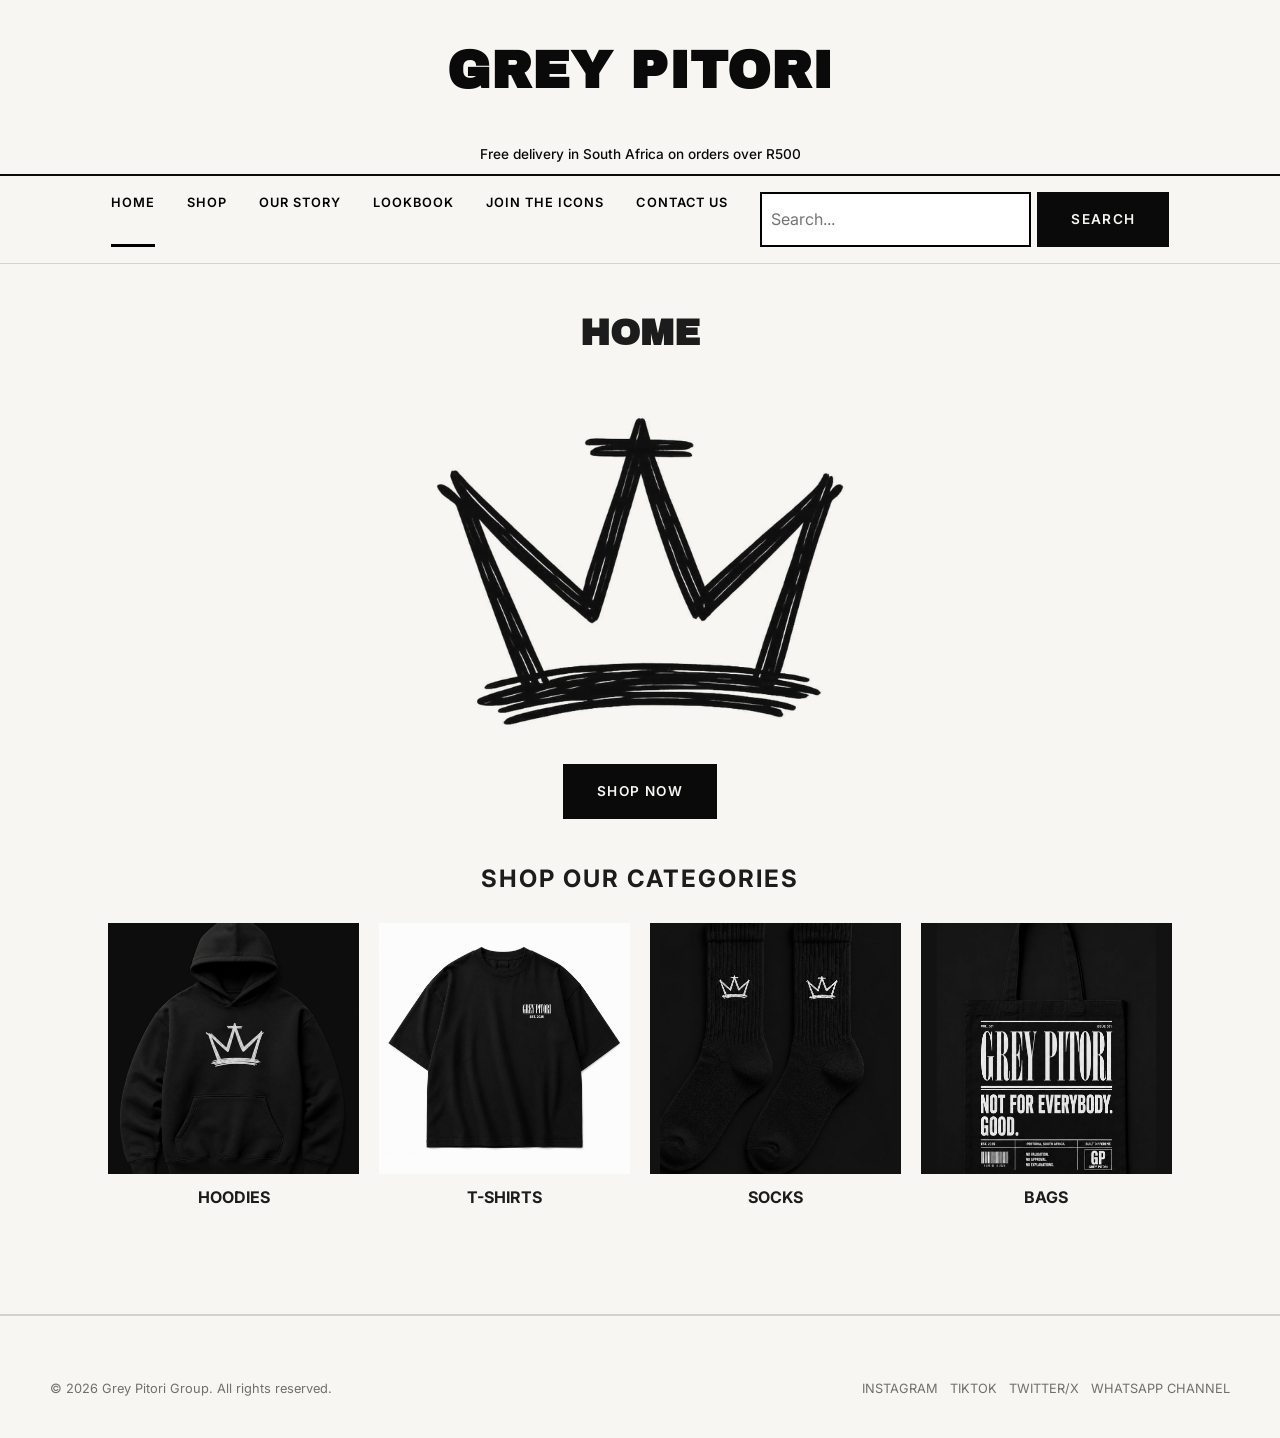
<file: index.html>
<!DOCTYPE html>
<html lang="en">
<head>
    <meta charset="UTF-8">
    <meta name="viewport" content="width=device-width, initial-scale=1.0">
    <title>Home | Grey Pitori | Streetwear Brand</title>
    <meta name="description" content="Grey Pitori is a South African streetwear brand that offers a range of stylish and trendy clothing for men and women.">
    <meta name="revisit" content="30 days">
    <link rel="preconnect" href="https://fonts.googleapis.com">
    <link rel="preconnect" href="https://fonts.gstatic.com" crossorigin>
    <link href="https://fonts.googleapis.com/css2?family=Archivo+Black&family=Inter:wght@400;500;600&display=swap" rel="stylesheet">
    <link rel="stylesheet" href="style.css">
    <script src="script.js" defer></script>
</head>
<body>

    <h1 class="masthead">GREY PITORI</h1>

    <div class="announce">Free delivery in South Africa on orders over R500</div>

    <header>
        <button class="menu-toggle" onclick="toggleMenu()">☰</button>
        <nav id="toplinks" class="site-nav" aria-label="Main navigation">
            <a href="index.html" class="active">Home</a>
            <a href="shop.html">Shop</a>
            <a href="our_story.html">Our Story</a>
            <a href="lookbook.html">Lookbook</a>
            <a href="join_the_icons.html">Join the Icons</a>
            <a href="contact_us.html">Contact us</a>
        </nav>
        <form class="site-search" action="shop.html" method="get" role="search">
          <label for="q" class="visually-hidden">Search products</label>
          <input type="search" id="q" name="q" placeholder="Search...">
          <button type="submit">Search</button>
        </form>
    </header>

    <hr>

    <main>
        <h1 class="page-title">HOME</h1>

        <div class="hero">
            <img src="images/crown-black.png" width="400" height="400" alt="Grey Pitori logo">
            <a href="shop.html" class="shop-btn">SHOP NOW</a>
        </div>
        <section class="categories">
         <h2>Shop our categories</h2>
          <div class="category-grid">
               <a href="shop.html" class="category-card">
                 <img src="images/hoodie-black.jpg" alt="Hoodies">
                 <span>Hoodies</span>
               </a>
               <a href="shop.html" class="category-card">
                 <img src="images/tee-black-front.jpg" alt="T-shirts">
                 <span>T-shirts</span>
               </a>
               <a href="shop.html" class="category-card">
                 <img src="images/socks-black.jpg" alt="Socks">
                 <span>Socks</span>
               </a>
               <a href="shop.html" class="category-card">
                 <img src="images/tote-black-front.jpg" alt="Bags">
                 <span>Bags</span>
               </a>
          </div>
        </section>
    </main>

    <hr>

    <footer class="site-footer">
        <div class="footer-bottom">
            <p>© 2026 Grey Pitori Group. All rights reserved.</p>
            <p>
                INSTAGRAM &nbsp;
                TIKTOK &nbsp;
                TWITTER/X &nbsp;
                WHATSAPP CHANNEL
            </p>
        </div>
    </footer>

</body>
</html>
</file>
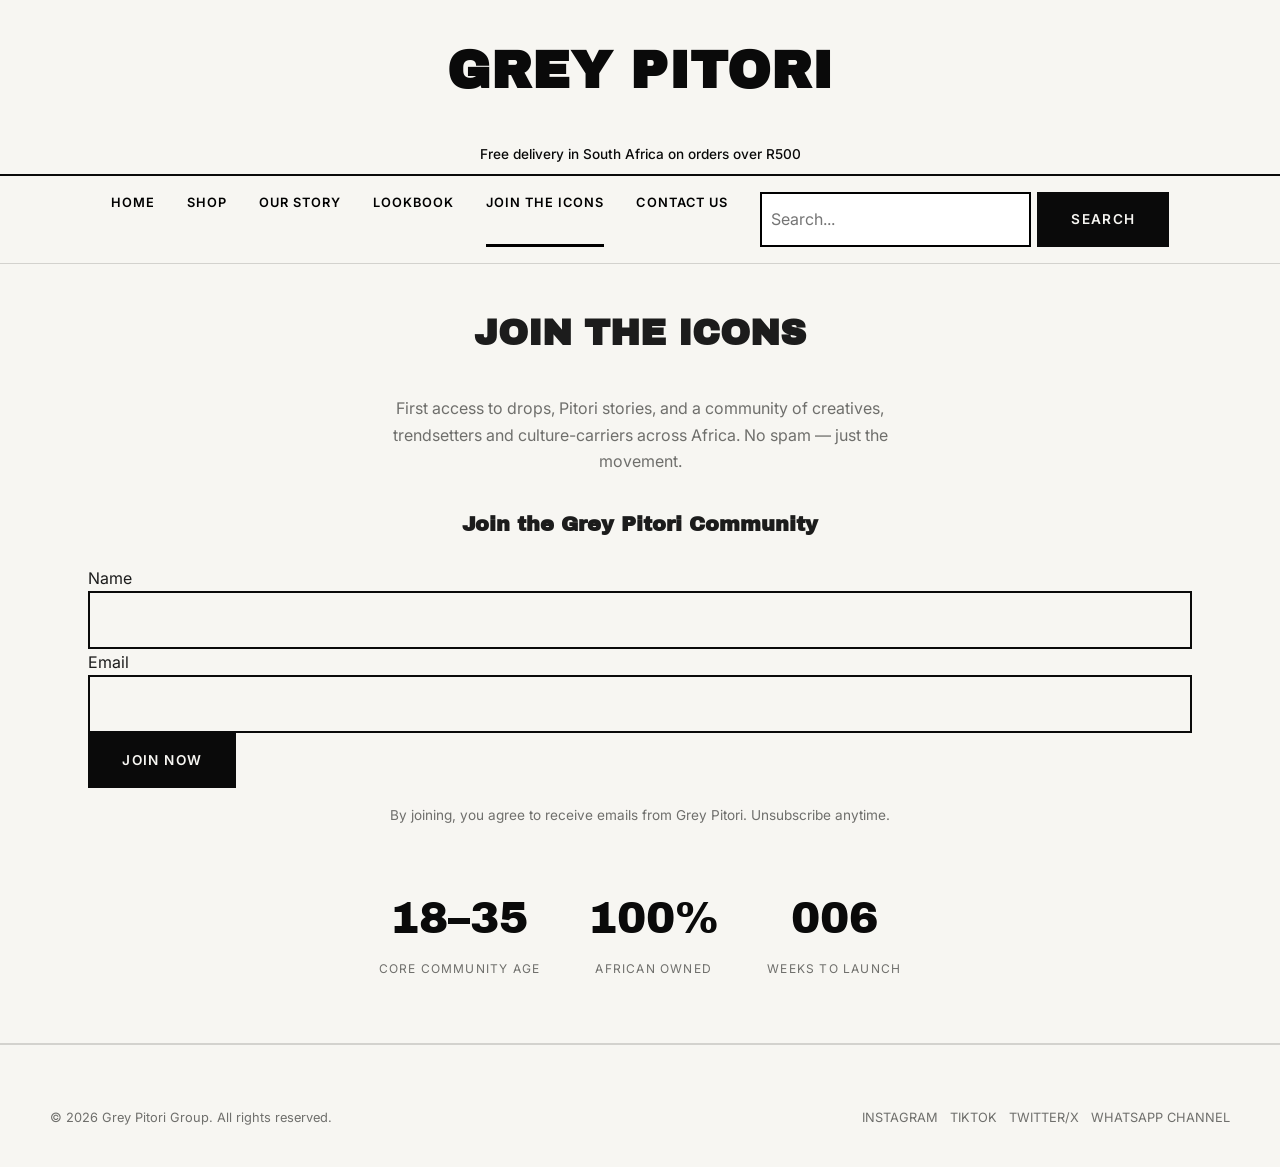
<file: join_the_icons.html>
<!DOCTYPE html>
<html lang="en">
<head>
    <meta charset="UTF-8">
    <meta name="viewport" content="width=device-width, initial-scale=1.0">
    <title>Grey Pitori | Join the Icons</title>
    <link rel="preconnect" href="https://fonts.googleapis.com">
    <link rel="preconnect" href="https://fonts.gstatic.com" crossorigin>
    <link href="https://fonts.googleapis.com/css2?family=Archivo+Black&family=Inter:wght@400;500;600&display=swap" rel="stylesheet">
    <link rel="stylesheet" href="style.css">
    <script src="script.js" defer></script>
</head>
<body>

    <h1 class="masthead">GREY PITORI</h1>

    <div class="announce">Free delivery in South Africa on orders over R500</div>

    <header>
        <button class="menu-toggle" onclick="toggleMenu()">☰</button>
        <nav id="toplinks" class="site-nav" aria-label="Main navigation">
            <a href="index.html">Home</a>
            <a href="shop.html">Shop</a>
            <a href="our_story.html">Our Story</a>
            <a href="lookbook.html">Lookbook</a>
            <a href="join_the_icons.html" class="active">Join the Icons</a>
            <a href="contact_us.html">Contact us</a>
        </nav>
        <form class="site-search" action="shop.html" method="get" role="search">
          <label for="q" class="visually-hidden">Search products</label>
          <input type="search" id="q" name="q" placeholder="Search...">
          <button type="submit">Search</button>
        </form>
    </header>

    <hr>

    <main>
        <h1 class="page-title">JOIN THE ICONS</h1>
        <p class="intro">First access to drops, Pitori stories, and a community of creatives, trendsetters and culture-carriers across Africa. No spam — just the movement.</p>

        <!-- Email Sign Up -->
        <h2>Join the Grey Pitori Community</h2>

        <form id="joinForm">
         <label for="name">Name</label>
         <input type="text" id="name" name="name" required>

         <label for="email">Email</label>
         <input type="email" id="email" name="email" required>

         <!-- keep your other fields here -->

         <button type="submit">Join Now</button>
        </form>

        <p id="thankYou" class="thank-you" hidden>
          Thank you for joining the Grey Pitori Icons
        </p>

        <p class="disclaimer">
            By joining, you agree to receive emails from Grey Pitori.
            Unsubscribe anytime.
        </p>

        <!-- Statistics -->
        <div class="stats">
            <div class="stat">
                <p class="stat-number">18–35</p>
                <p class="stat-label">Core Community Age</p>
            </div>
            <div class="stat">
                <p class="stat-number">100%</p>
                <p class="stat-label">African Owned</p>
            </div>
            <div class="stat">
                <p class="stat-number">006</p>
                <p class="stat-label">Weeks To Launch</p>
            </div>
        </div>
    </main>

    <hr>

    <footer class="site-footer">
        <div class="footer-bottom">
            <p>© 2026 Grey Pitori Group. All rights reserved.</p>
            <p>
                INSTAGRAM &nbsp;
                TIKTOK &nbsp;
                TWITTER/X &nbsp;
                WHATSAPP CHANNEL
            </p>
        </div>
    </footer>

</body>
</html>
</file>
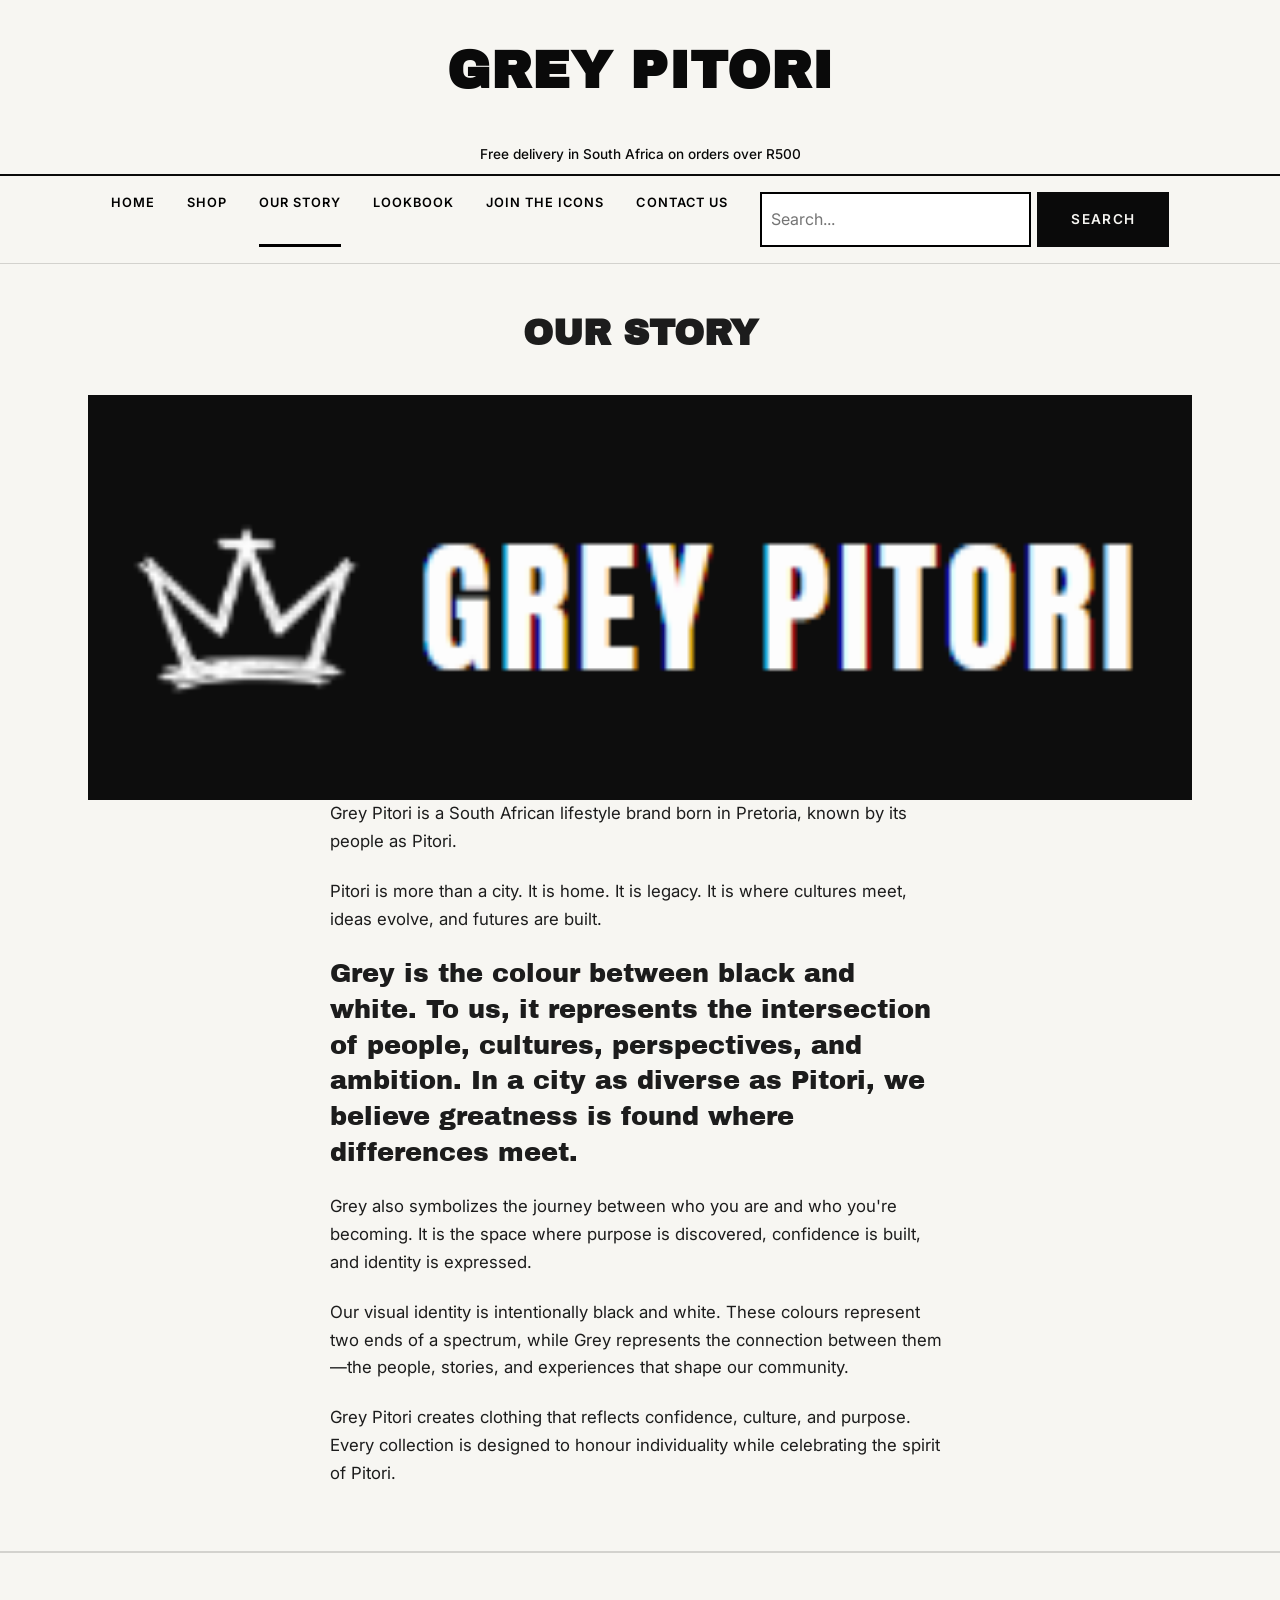
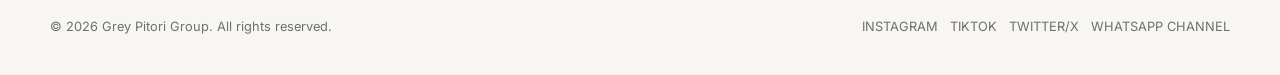
<file: our_story.html>
<!DOCTYPE html>
<html lang="en">
<head>
    <meta charset="UTF-8">
    <meta name="viewport" content="width=device-width, initial-scale=1.0">
    <title>Grey Pitori | Our Story</title>
    <link rel="preconnect" href="https://fonts.googleapis.com">
    <link rel="preconnect" href="https://fonts.gstatic.com" crossorigin>
    <link href="https://fonts.googleapis.com/css2?family=Archivo+Black&family=Inter:wght@400;500;600&display=swap" rel="stylesheet">
    <link rel="stylesheet" href="style.css">
    <script src="script.js" defer></script>
</head>
<body>

    <h1 class="masthead">GREY PITORI</h1>

    <div class="announce">Free delivery in South Africa on orders over R500</div>

    <header>
        <button class="menu-toggle" onclick="toggleMenu()">☰</button>
        <nav id="toplinks" class="site-nav" aria-label="Main navigation">
            <a href="index.html">Home</a>
            <a href="shop.html">Shop</a>
            <a href="our_story.html" class="active">Our Story</a>
            <a href="lookbook.html">Lookbook</a>
            <a href="join_the_icons.html">Join the Icons</a>
            <a href="contact_us.html">Contact us</a>
        </nav>
        <form class="site-search" action="shop.html" method="get" role="search">
          <label for="q" class="visually-hidden">Search products</label>
          <input type="search" id="q" name="q" placeholder="Search...">
          <button type="submit">Search</button>
        </form>
    </header>

    <hr>

    <main>
        <h1 class="page-title">OUR STORY</h1>

        <div class="story-image">
            <img src="images/GP our story Pic.png" width="100%" height="300" alt="Grey Pitori Our Story logo">
        </div>

        <div class="story">
            <p>Grey Pitori is a South African lifestyle brand born in Pretoria, known by its people as Pitori.</p>

            <p>Pitori is more than a city. It is home. It is legacy. It is where cultures meet, ideas evolve, and futures are built.</p>

            <p>Grey is the colour between black and white. To us, it represents the intersection of people, cultures, perspectives, and ambition. In a city as diverse as Pitori, we believe greatness is found where differences meet.</p>

            <p>Grey also symbolizes the journey between who you are and who you're becoming. It is the space where purpose is discovered, confidence is built, and identity is expressed.</p>

            <p>Our visual identity is intentionally black and white. These colours represent two ends of a spectrum, while Grey represents the connection between them—the people, stories, and experiences that shape our community.</p>

            <p>Grey Pitori creates clothing that reflects confidence, culture, and purpose. Every collection is designed to honour individuality while celebrating the spirit of Pitori.</p>

        </div>
    </main>

    <hr>

    <footer class="site-footer">
        <div class="footer-bottom">
            <p>© 2026 Grey Pitori Group. All rights reserved.</p>
            <p>
                INSTAGRAM &nbsp;
                TIKTOK &nbsp;
                TWITTER/X &nbsp;
                WHATSAPP CHANNEL
            </p>
        </div>
    </footer>

</body>
</html>
</file>
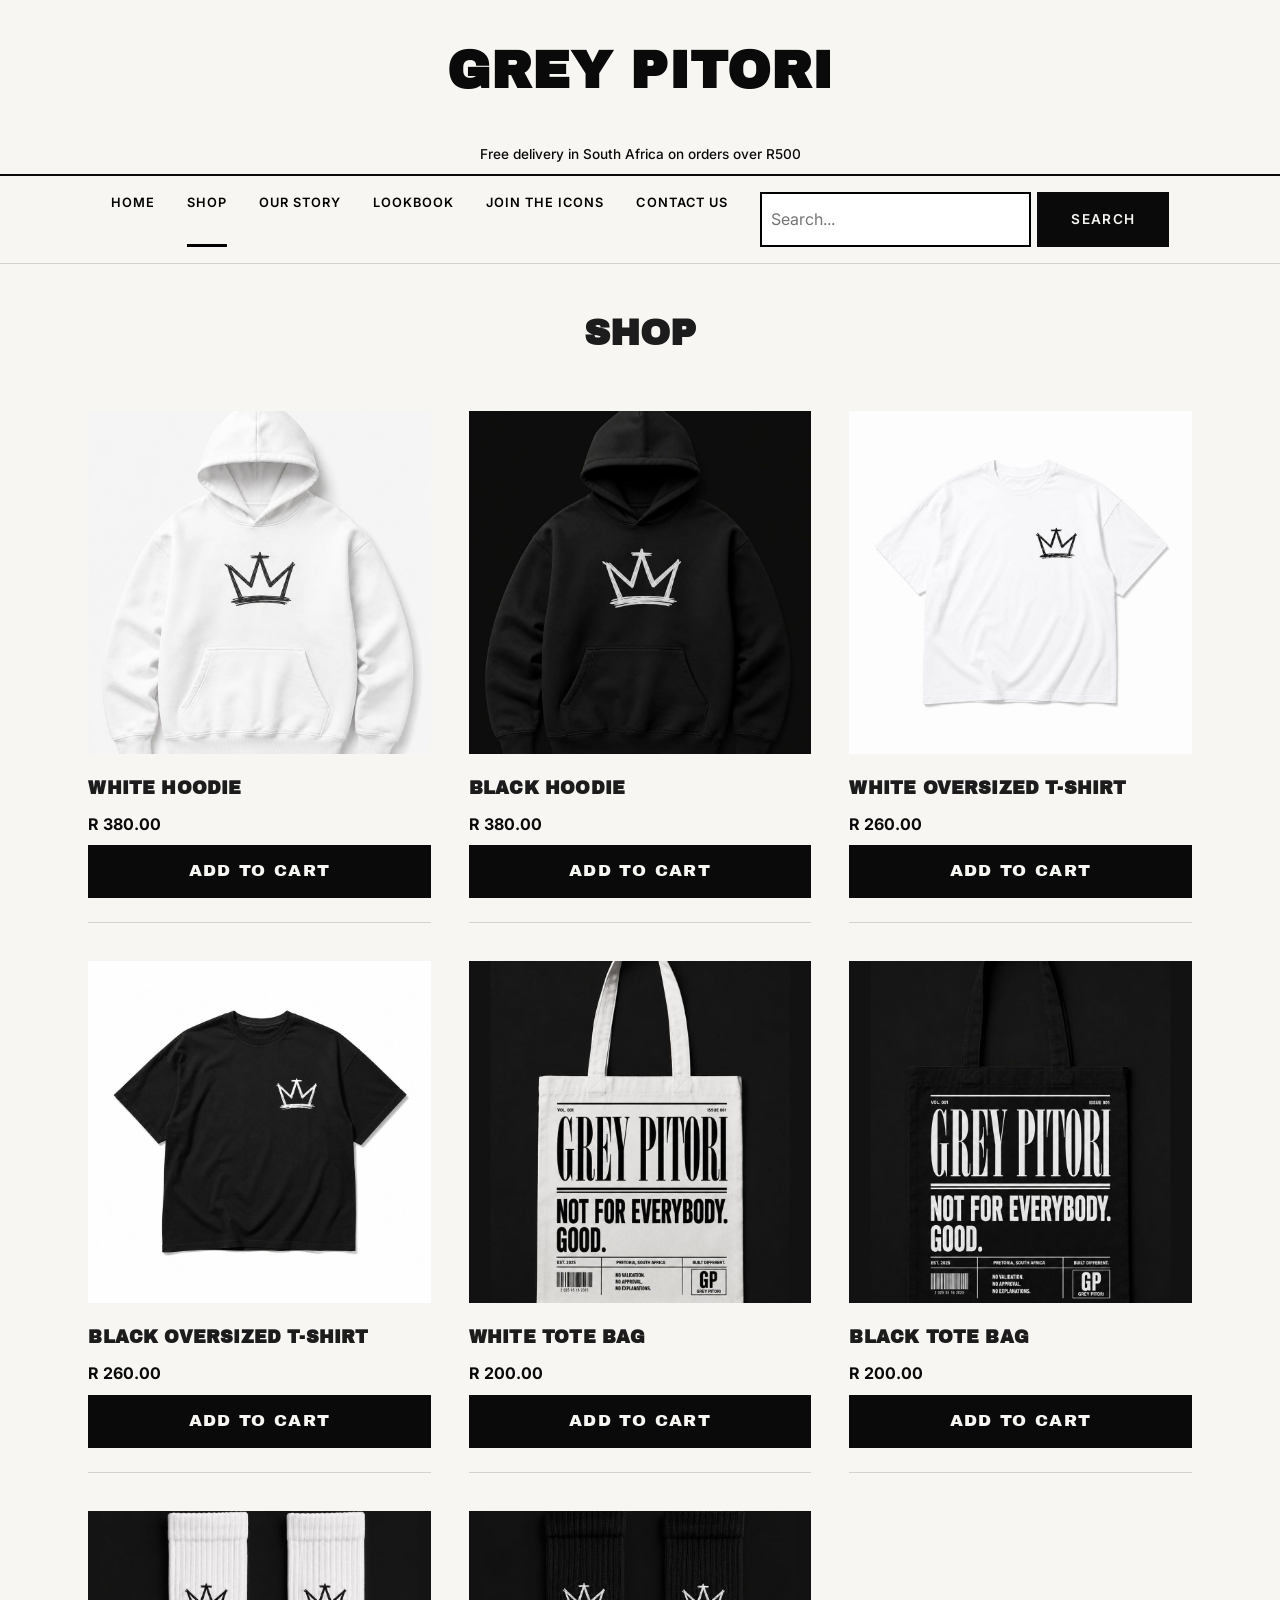
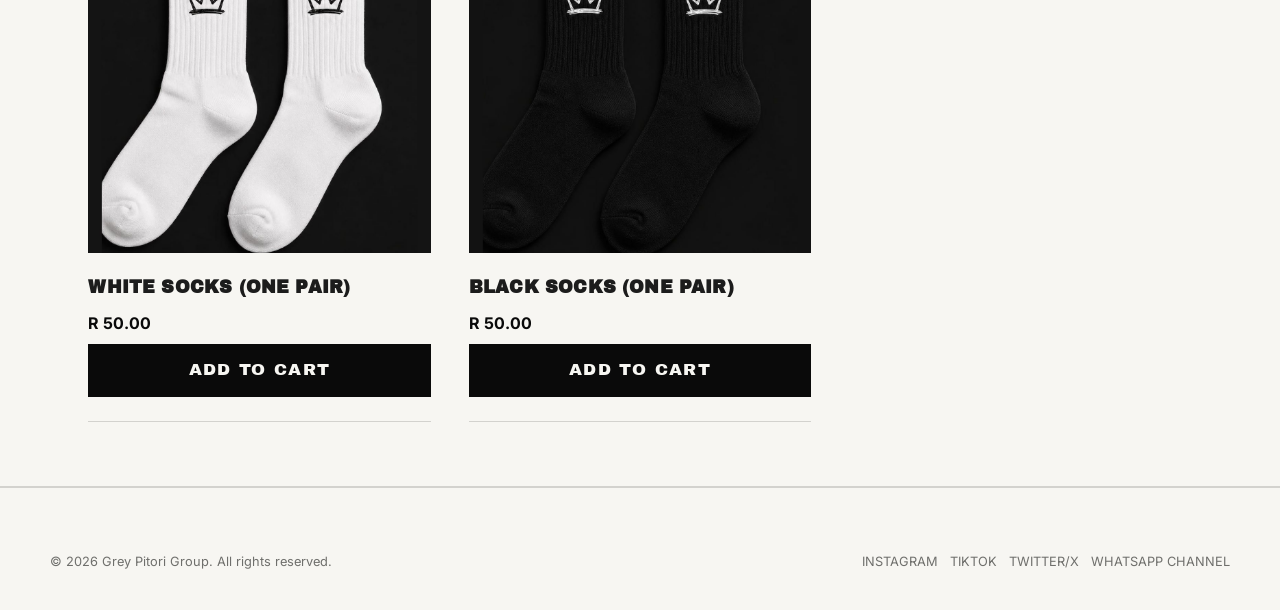
<file: shop.html>
<!DOCTYPE html>
<html lang="en">
<head>
    <meta charset="UTF-8">
    <meta name="viewport" content="width=device-width, initial-scale=1.0">
    <title>Grey Pitori | Shop</title>
    <link rel="preconnect" href="https://fonts.googleapis.com">
    <link rel="preconnect" href="https://fonts.gstatic.com" crossorigin>
    <link href="https://fonts.googleapis.com/css2?family=Archivo+Black&family=Inter:wght@400;500;600&display=swap" rel="stylesheet">
    <link rel="stylesheet" href="style.css">
    <script src="script.js" defer></script>
</head>
<body>

    <h1 class="masthead">GREY PITORI</h1>

    <div class="announce">Free delivery in South Africa on orders over R500</div>

    <header>
        <button class="menu-toggle" onclick="toggleMenu()">☰</button>
        <nav id="toplinks" class="site-nav" aria-label="Main navigation">
            <a href="index.html">Home</a>
            <a href="shop.html" class="active">Shop</a>
            <a href="our_story.html">Our Story</a>
            <a href="lookbook.html">Lookbook</a>
            <a href="join_the_icons.html">Join the Icons</a>
            <a href="contact_us.html">Contact us</a>
        </nav>
        <form class="site-search" action="shop.html" method="get" role="search">
          <label for="q" class="visually-hidden">Search products</label>
          <input type="search" id="q" name="q" placeholder="Search...">
          <button type="submit">Search</button>
        </form>
    </header>

    <hr>

    <main>
        <h1 class="page-title">SHOP</h1>

        <div class="shop-grid">
            <div class="product-card">
                <img src="images/hoodie-white.jpg" alt="White hoodie, front view">
                <h2>WHITE HOODIE</h2>
                <p class="price"><b>R 380.00</b></p>
                <button class="btn">Add to cart</button>
            </div>
            <div class="product-card">
                <img src="images/hoodie-black.jpg" alt="Black hoodie, front view">
                <h2>BLACK HOODIE</h2>
                <p class="price"><b>R 380.00</b></p>
                <button class="btn">Add to cart</button>
            </div>
            <div class="product-card">
                <img src="images/crowntee-white.jpg" alt="White oversized t-shirt, front view">
                <h2>WHITE OVERSIZED T-SHIRT</h2>
                <p class="price"><b>R 260.00</b></p>
                <button class="btn">Add to cart</button>
            </div>
            <div class="product-card">
                <img src="images/crowntee-black.jpg" alt="Black oversized t-shirt, front view">
                <h2>BLACK OVERSIZED T-SHIRT</h2>
                <p class="price"><b>R 260.00</b></p>
                <button class="btn">Add to cart</button>
            </div>
            <div class="product-card">
                <img src="images/tote-white-front.jpg" alt="White tote bag">
                <h2>WHITE TOTE BAG</h2>
                <p class="price"><b>R 200.00</b></p>
                <button class="btn">Add to cart</button>
            </div>
            <div class="product-card">
                <img src="images/tote-black-front.jpg" alt="Black tote bag">
                <h2>BLACK TOTE BAG</h2>
                <p class="price"><b>R 200.00</b></p>
                <button class="btn">Add to cart</button>
            </div>
            <div class="product-card">
                <img src="images/socks-white.jpg" alt="White socks, one pair">
                <h2>WHITE SOCKS (ONE PAIR)</h2>
                <p class="price"><b>R 50.00</b></p>
                <button class="btn">Add to cart</button>
            </div>
            <div class="product-card">
                <img src="images/socks-black.jpg" alt="Black socks, one pair">
                <h2>BLACK SOCKS (ONE PAIR)</h2>
                <p class="price"><b>R 50.00</b></p>
                <button class="btn">Add to cart</button>
            </div>
        </div>
        <p id="no-results" hidden>No products found.</p>
    </main>

    <hr>

    <footer class="site-footer">
        <div class="footer-bottom">
            <p>© 2026 Grey Pitori Group. All rights reserved.</p>
            <p>
                INSTAGRAM &nbsp;
                TIKTOK &nbsp;
                TWITTER/X &nbsp;
                WHATSAPP CHANNEL
            </p>
        </div>
    </footer>

</body>
</html>
</file>
<file: style.css>
/* ==========================================================================
   GREY PITORI — Global Stylesheet
   Black. White. And the grey space between — where the brand lives.
   ========================================================================== */

/* ---- Reset ---- */
*, *::before, *::after { box-sizing: border-box; }
body, h1, h2, h3, h4, p, figure, form { margin: 0; }
img { display: block; max-width: 100%; height: auto; }
input, button { font: inherit; color: inherit; }

/* ---- Design tokens ---- */
:root {
  --gp-black:      #0a0a0a;
  --gp-white:      #f7f6f2;
  --gp-charcoal:   #1c1c1c;
  --gp-grey:       #6f6f6c;
  --gp-grey-light: #d9d8d4;
  --gp-line:       #d3d2ce;
  --white: var(--gp-white);
  --black: var(--gp-black);
  --line: 2px;
  --pad: 1rem;
  --display: var(--font-display);
  --g600: var(--gp-grey);
  --font-display: 'Archivo Black', 'Arial Narrow', sans-serif;
  --font-body: 'Inter', -apple-system, BlinkMacSystemFont, sans-serif;

  --gap: clamp(1.25rem, 3vw, 2.5rem);
  --max-width: 1180px;
}

/* ---- Base ---- */
html { scroll-behavior: smooth; }

body {
  background: var(--gp-white);
  color: var(--gp-charcoal);
  font-family: var(--font-body);
  font-size: 16px;
  line-height: 1.65;
  -webkit-font-smoothing: antialiased;
}

a { color: inherit; text-decoration: none; }

hr {
  border: none;
  border-top: 1px solid var(--gp-line);
  margin: 0;
}

main {
  max-width: var(--max-width);
  margin: 0 auto;
  padding: 0 var(--gap) 4rem;
}

/* ---- Masthead (brand wordmark, every page) ---- */
.masthead {
  font-family: var(--font-display);
  font-size: clamp(2rem, 6vw, 3.25rem);
  letter-spacing: 0.02em;
  text-align: center;
  padding: 1.75rem 1rem 1.25rem;
  color: var(--gp-black);
}

/* ---- Announcement ----*/
.announce {
  background: var(--white); 
  color: var(--black); 
  text-align: center;
  font-size: .85rem; 
  font-weight: 500; 
  padding: .55rem var(--pad);
  border-bottom: var(--line) solid var(--black);
}

/* ---- Navigation ---- */
header {
  display: flex;
  justify-content: center;
  flex-wrap: wrap;
  gap: 1.25rem 2rem;
  padding: 1rem 1.5rem;
}

header nav {
  display: flex;
  flex-wrap: wrap;
  justify-content: center;
  gap: 1.25rem 2rem;
}

nav a {
  text-decoration: none;
  color: black;
  padding-bottom: 8px;
}

nav a.active {
  border-bottom: 3px solid black;
}

.navbar {
  display:flex;
  gap: 20px;
}

.navbar a {
  text-decoration: none;
  color: black;
}

.menu-toggle {
  display: none;          /* hidden on desktop */
  background: none;
  border: none;
  font-size: 28px;
  cursor: pointer;
}

@media (max-width: 768px) {
  .menu-toggle { 
    display: block; }

  header nav.site-nav {
    display: none;        /* hidden until toggled */
    flex-direction: column;
    align-items: center;
    width: 100%;
  }

  header nav.site-nav.open {
    display: flex;        /* shown when the button is clicked */
  }
}

header a {
  font-size: 0.8rem;
  font-weight: 600;
  letter-spacing: 0.08em;
  text-transform: uppercase;
  padding-bottom: 0.25rem;
  border-bottom: 2px solid transparent;
  transition: border-color 0.25s ease, color 0.25s ease;
}

header a:hover,
header a:focus-visible {
  border-bottom-color: var(--gp-black);
}

/* ---- Search function ---- */
.site-search { 
  display: flex; 
  gap: .4rem; }
.site-search input { 
  padding: .4rem .6rem; 
  border: 2px solid #000; }
.site-search button { 
  padding: .4rem .8rem; 
  background: #000; 
  color: #fff; 
  border: 2px solid #000; 
  cursor: pointer; }
.visually-hidden {
   position: absolute; 
   width: 1px; 
   height: 1px; 
   overflow: hidden; 
   clip: rect(0 0 0 0); }

/* ---- Page title (per page, inside <main>) ---- */
.page-title {
  font-family: var(--font-display);
  font-size: clamp(1.5rem, 4vw, 2.25rem);
  text-align: center;
  padding: 2.5rem 0 2rem;
}

/* ---- Buttons & inputs ----
   Black → white on interaction: the transition itself passes through
   grey, which is the whole point of the brand. */
.shop-btn,
button[type="submit"] {
  display: inline-block;
  background: var(--gp-black);
  color: var(--gp-white);
  border: 2px solid var(--gp-black);
  font-family: var(--font-body);
  font-size: 0.85rem;
  font-weight: 600;
  letter-spacing: 0.1em;
  text-transform: uppercase;
  padding: 0.9rem 2rem;
  cursor: pointer;
  transition: background-color 0.35s ease, color 0.35s ease;
}

.shop-btn:hover, .shop-btn:focus-visible,
button[type="submit"]:hover, button[type="submit"]:focus-visible {
  background: var(--gp-white);
  color: var(--gp-black);
}

.btn {
    --bg: var(--black); --fg: var(--white);
    display: inline-flex; 
    align-items: center; 
    justify-content: center; 
    gap: .5rem;
    font-family: var(--display); 
    font-size: 1.05rem; 
    letter-spacing: .08em; 
    text-transform: uppercase;
    text-decoration: none; 
    line-height: 1;
    padding: 1rem 1.6rem;
    background: var(--bg); 
    color: var(--fg);
    border: var(--line) solid var(--bg);
    cursor: pointer;
    transition: transform .12s ease, box-shadow .12s ease, background .12s ease, color .12s ease;
}
.btn:hover { 
  background: var(--fg); 
  color: var(--bg); 
  border-color: var(--bg); 
  transform: translate(-3px, -3px); 
  box-shadow: 5px 5px 0 var(--bg); }
.btn:active { 
  transform: none; 
  box-shadow: none; }
.btn-line { --bg: var(--black); --fg: var(--white); 
  background: transparent; 
  color: var(--black); 
  border-color: var(--black); }
.btn-line:hover { 
  background: var(--black); 
  color: var(--white); }
.dark .btn { --bg: var(--white); --fg: var(--black); }
.dark .btn-line { 
  background: transparent; 
  color: var(--white); 
  border-color: var(--white); }
.dark .btn-line:hover { 
  background: var(--white); 
  color: var(--black); }
.btn-block { width: 100%; }
.btn-sm { font-size: .95rem; 
  padding: .8rem 1rem; }
.btn[disabled] { 
  opacity: .45; 
  cursor: not-allowed; 
  transform: none; 
  box-shadow: none; }

/* ---- Hero (home) ---- */
.hero {
  display: flex;
  flex-direction: column;
  align-items: center;
  gap: 2rem;
  padding-top: 1rem;
}

.hero img {
  width: min(420px, 100%);
}

/* ---- Shop categories ---- */
.categories {
  text-align: center;
  padding: 40px 20px;
}

.categories h2 {
  margin-bottom: 24px;
  text-transform: uppercase;
  letter-spacing: 2px;
}

.category-grid {
  display: grid;
  grid-template-columns: repeat(4, 1fr);
  gap: 20px;
  max-width: 1100px;
  margin: 0 auto;
}

.category-card {
  text-decoration: none;
  color: inherit;
}

.category-card img {
  width: 100%;
  aspect-ratio: 1 / 1;
  object-fit: cover;
  display: block;
}

.category-card span {
  display: block;
  margin-top: 10px;
  font-weight: bold;
  text-transform: uppercase;
}

@media (max-width: 768px) {
  .category-grid {
    grid-template-columns: repeat(2, 1fr);
  }
}

/* ---- Shop grid ---- */
.shop-grid {
  display: grid;
  grid-template-columns: repeat(auto-fit, minmax(280px, 1fr));
  gap: var(--gap);
  margin-top: 1rem;
}

.product-card {
  display: flex;
  flex-direction: column;
  gap: 0.5rem;
  padding-bottom: 1.5rem;
  border-bottom: 1px solid var(--gp-line);
}

.product-card[hidden] { display: none; }

.product-card img {
  width: 100%;
  aspect-ratio: 1 / 1;
  object-fit: cover;
  margin-bottom: 0.75rem;
}

.product-card h2 {
  font-family: var(--font-display);
  font-size: 1.1rem;
  letter-spacing: 0.01em;
}

.product-card .price,
.product-card p {
  color: var(--gp-black);
  font-weight: 500;
}

/* ---- Gallery (lookbook) ---- */
.gallery {
  display: grid;
  grid-template-columns: repeat(auto-fill, minmax(240px, 1fr));
  gap: 0.5rem;
  margin-top: 1rem;
}

.gallery-item {
  width: 100%;
  aspect-ratio: 1 / 1;
  object-fit: cover;
  transition: transform 0.4s ease;
}

.gallery-item:hover {
  transform: scale(1.035);
}

.gallery { columns: 3 300px; column-gap: 1.25rem; }
.look {
  position: relative;
  display: block;
  width: 100%;
  margin: 0 0 1.25rem;
  padding: 0;
  background: none;
  border: 2px solid #000;
  cursor: zoom-in;
  break-inside: avoid;
}
.look img { width: 100%; height: auto; display: block; }

/* name in a white block with a black border */
.look span {
  position: absolute;
  left: 0;
  bottom: 0;
  max-width: 100%;
  padding: .45rem .8rem;
  background: #fff;
  color: #000000;
  border: 2px solid #fff;
  text-align: left;
  font-family: var(--font-display);
  text-transform: uppercase;
  letter-spacing: .04em;
  font-size: 1rem;
  line-height: 1.1;
}
.look:hover span { background: #000; color: #fff; }

dialog.lightbox {
    width: 100vw; 
    height: 100vh; 
    max-width: 100vw; 
    max-height: 100vh; 
    margin: 0; 
    padding: 0;
    background: rgba(251, 251, 251, 0.98); 
    color: var(--white); 
    border: 0; --focus: #fff;
}
.lightbox-inner { 
  height: 100%; 
  display: grid; 
  grid-template-rows: 1fr auto; 
  place-items: center; 
  padding: 1rem; }
.lightbox img { 
  max-width: min(92vw, 1100px); 
  max-height: 80vh; 
  width: auto; 
  height: auto; }
.lightbox-bar { 
  display: flex; 
  align-items: center; 
  gap: 1rem; 
  padding: .5rem 0 1rem; 
  width: min(92vw, 700px); 
  justify-content: space-between; }
.lightbox-bar p { 
  margin: 0; 
  font-family: var(--display); 
  text-transform: uppercase; 
  font-size: 1.3rem; 
  text-align: center; 
  flex: 1; }
.lightbox .modal-close { 
  background: transparent; 
  color: var(--white); 
  border-color: var(--white); }

/* ---- Story (editorial) ---- */
.story {
  max-width: 62ch;
  margin: 0 auto;
  display: flex;
  flex-direction: column;
  gap: 1.4rem;
}

.story p {
  font-size: 1.05rem;
}

.story p:nth-of-type(3) {
  font-family: var(--font-display);
  font-size: clamp(1.2rem, 2.4vw, 1.6rem);
  line-height: 1.4;
}

.story img {
  margin-top: 1rem;
}

/* ---- Join the Icons ---- */
.intro {
  max-width: 52ch;
  margin: 0 auto 2rem;
  text-align: center;
  color: var(--gp-grey);
}

main > h2 {
  text-align: center;
  font-family: var(--font-display);
  font-size: 1.3rem;
  margin-bottom: 1.5rem;
}

.signup-form {
  display: flex;
  flex-wrap: wrap;
  justify-content: center;
  gap: 0.75rem;
  max-width: 480px;
  margin: 0 auto;
}

.signup-form input {
  flex: 1 1 240px;
  padding: 0.9rem 1rem;
  border: 1px solid var(--gp-grey-light);
  background: transparent;
}

.signup-form input:focus-visible {
  outline: 2px solid var(--gp-black);
  outline-offset: 2px;
}

.signup-form {
  border: 2px solid #000;
  padding: 30px;
  max-width: 600px;
  margin: 40px auto;   
  box-sizing: border-box;
}

.signup-form input,
.signup-form textarea {
  display: block;
  width: 100%;
  border: 1px solid #000;
  padding: 10px;
  margin-bottom: 20px;
  box-sizing: border-box;
}

.disclaimer {
  text-align: center;
  font-size: 0.85rem;
  color: var(--gp-grey);
  margin-top: 1rem;
}

.stats {
  display: flex;
  flex-wrap: wrap;
  justify-content: center;
  gap: 3rem;
  margin-top: 3.5rem;
  text-align: center;
}

.stat-number {
  font-family: var(--font-display);
  font-size: clamp(2rem, 5vw, 2.75rem);
  color: var(--gp-black);
}

.stat-label {
  font-size: 0.75rem;
  letter-spacing: 0.1em;
  text-transform: uppercase;
  color: var(--gp-grey);
  margin-top: 0.25rem;
}

.field { 
  display: grid; 
  gap: .35rem; 
  margin-bottom: 1.2rem; }
.field label, .field legend { 
  font-weight: 600; 
  font-size: .95rem; }
.field .hint { 
  font-size: .85rem; 
  color: var(--g600); 
  font-weight: 400; }
input[type="text"], input[type="email"], input[type="tel"], select.input, textarea {
    font: inherit; 
    width: 100%; 
    padding: .85rem .9rem;
    background: var(--white); 
    color: var(--black);
    border: var(--line) solid var(--black); 
    border-radius: 0;
}

.thank-you {
  text-align: center;
  font-size: 1.5rem;
  font-weight: bold;
  padding: 40px 20px;
}

/* ---- Form validation ---- */
.contact-form {
  border: 2px solid #000;
  padding: 30px;
  max-width: 600px;
  margin: 40px auto;   
  box-sizing: border-box;
}

.contact-form input,
.contact-form textarea {
  display: block;
  width: 100%;
  border: 1px solid #000;
  padding: 10px;
  margin-bottom: 20px;
  box-sizing: border-box;
}

#contactForm {
  max-width: 600px;
  margin: 40px auto;
  padding: 30px;
  border: 2px solid #000;
}

#contactForm label {
  display: block;
  margin: 0 0 5px;
  font-weight: bold;
}

#contactForm input,
#contactForm textarea {
  display: block;
  width: 100%;
  margin: 0 0 20px;
  padding: 10px;
  border: 2px solid #000;
  border-radius: 4px;
  background: #fff;
  color: #000;
  font-family: inherit;
  box-sizing: border-box;
}

#contactForm input:focus,
#contactForm textarea:focus {
  outline: none;
  box-shadow: 0 0 0 2px #888;
}

.form-message {
  margin-top: 1rem;
  padding: 0.75rem 1rem;
  border: 1px solid #000;
  text-align: center;
}

.form-message[hidden] { display: none; }


@media (max-width: 768px) {}

/* ---- Map section ---- */
.map-section {
  max-width: 900px;
  margin: 2rem auto;
  padding: 0 1rem;
}

#map {
  width: 100%;
  height: 400px;
  border: 1px solid #000;
}

/* ---- Footer ---- */
.site-footer {
  border-top: 1px solid var(--gp-line);
  padding: var(--gap);
}

.footer-top {
  max-width: var(--max-width);
  margin: 0 auto;
  display: flex;
  flex-wrap: wrap;
  justify-content: space-between;
  gap: 2.5rem;
  padding-bottom: 2rem;
}

.footer-brand { max-width: 32ch; }

.footer-brand h2 {
  font-family: var(--font-display);
  font-size: 1.3rem;
  margin-bottom: 0.75rem;
}

.footer-brand p { color: var(--gp-grey); }

.footer-links {
  display: flex;
  flex-wrap: wrap;
  gap: 2.5rem 3.5rem;
}

.footer-col h4 {
  font-size: 0.75rem;
  letter-spacing: 0.1em;
  margin-bottom: 0.75rem;
}

.footer-col p {
  color: var(--gp-grey);
  margin-bottom: 0.4rem;
}

.footer-bottom {
  max-width: var(--max-width);
  margin: 0 auto;
  display: flex;
  flex-wrap: wrap;
  justify-content: space-between;
  gap: 0.75rem 1.5rem;
  padding-top: 1.5rem;
  font-size: 0.8rem;
  color: var(--gp-grey);
}

/* ---- Accessibility & motion ---- */
a:focus-visible,
button:focus-visible {
  outline: 2px solid var(--gp-black);
  outline-offset: 2px;
}

@media (prefers-reduced-motion: reduce) {
  html { scroll-behavior: auto; }
  * { transition-duration: 0.01ms !important; }
}

/* ---- Small screens ---- */
@media (max-width: 480px) {
  .masthead { padding-top: 1.25rem; }
  header { gap: 1rem 1.25rem; padding: 0.75rem 1rem; }
  .footer-links { gap: 1.75rem; }
}
</file>
